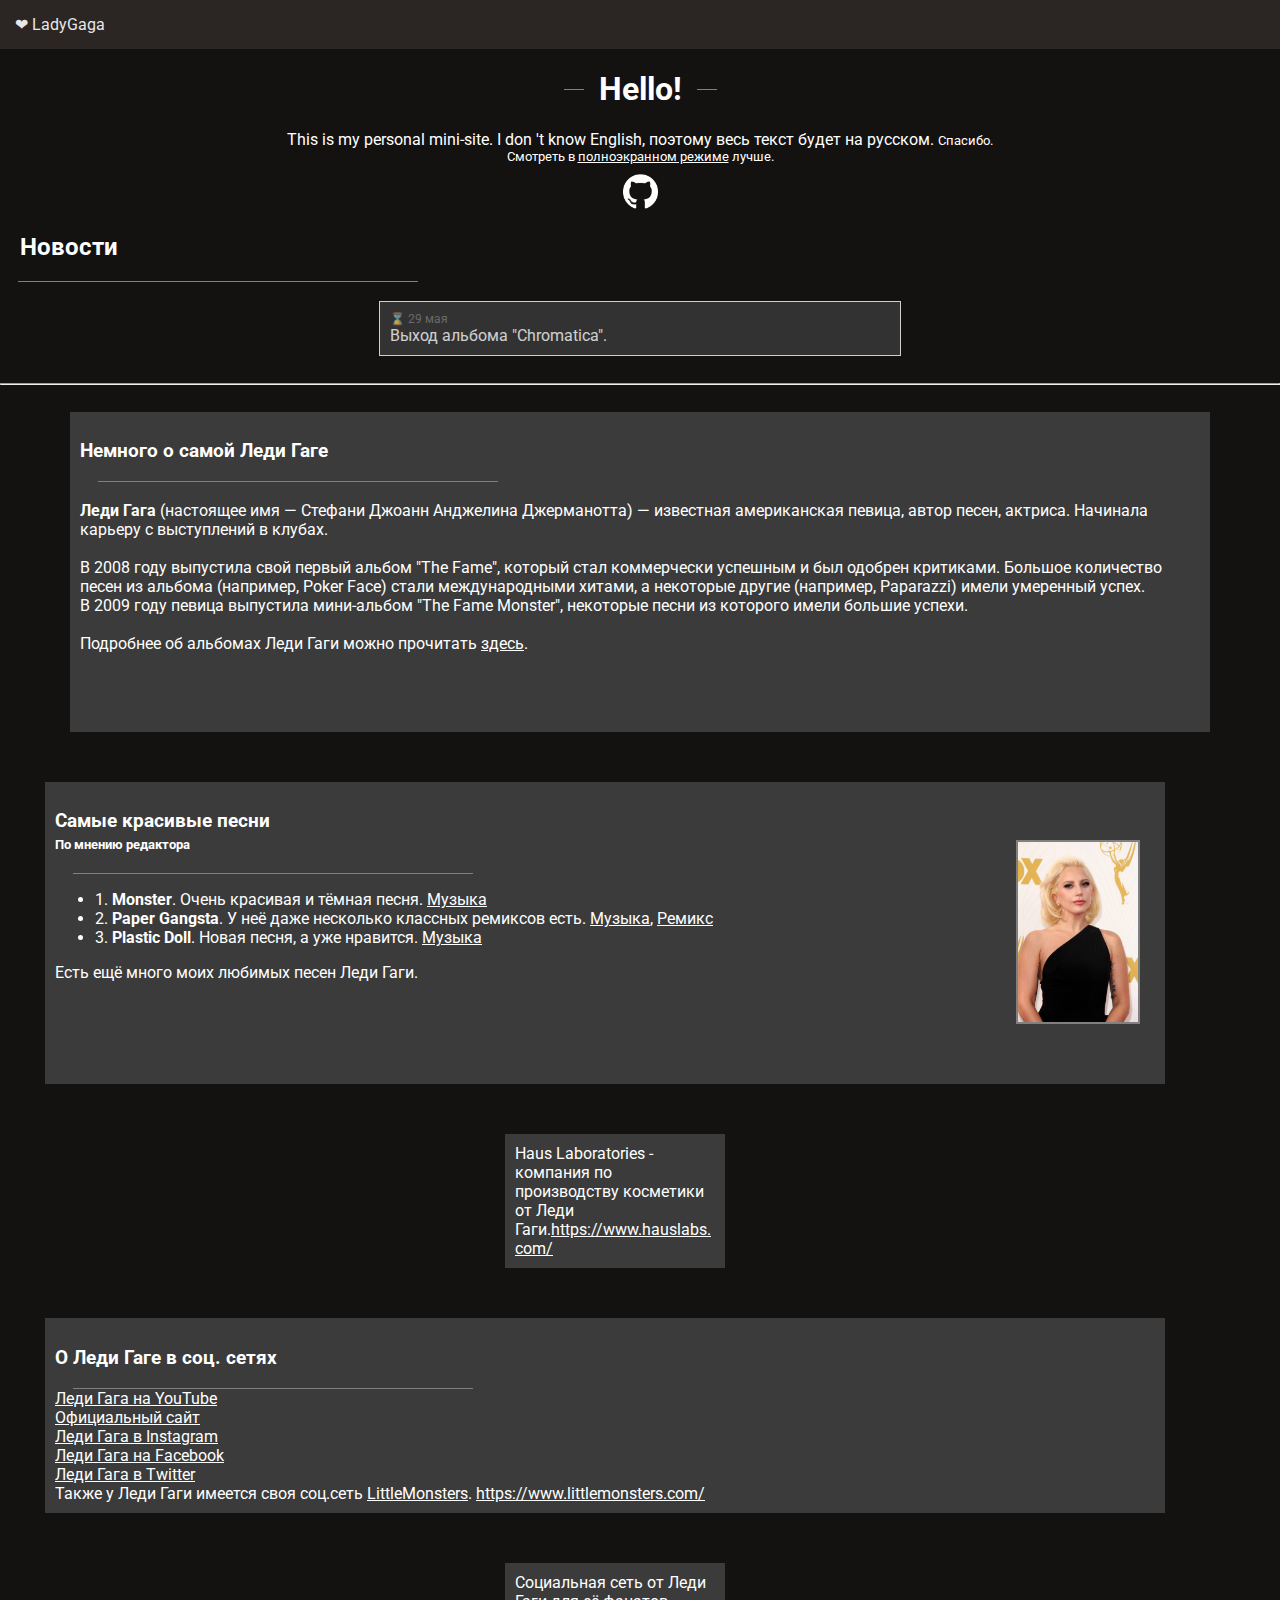
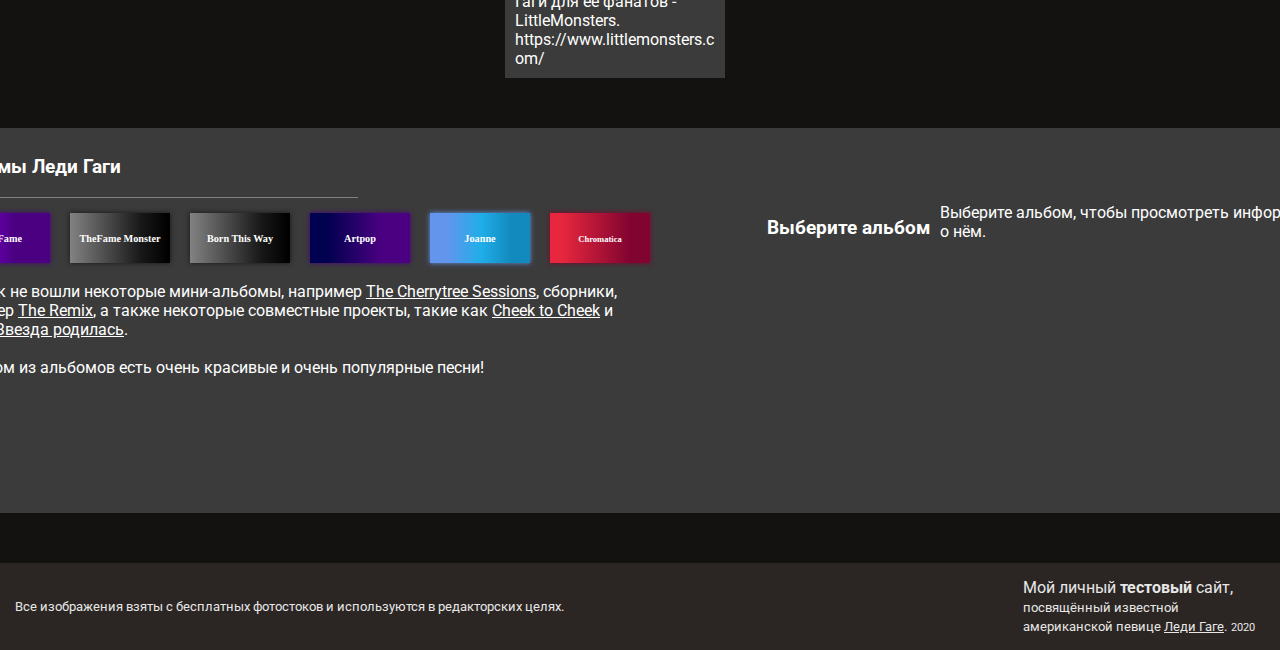
<file: ladygaga/index.html>
<!DOCTYPE html>
<html>
<head>
    <title>Сайт о Леди Гаге</title>
    <link href="https://fonts.googleapis.com/css?family=Roboto&display=swap" rel="stylesheet">
    <link rel="stylesheet" href="style.css">
    <meta charset="utf-8">
</head>
<body>
    <main>
        <div class="stickyheader">
            <header>❤ LadyGaga<div
                    class="headerleft"></div>
                <div class="headerleftinv"><small>Небольшая энциклопедия о Леди Гаге</small></div>
            </header>
            <div class="start" id="start">
                <center>
                    <div class="lineh1">
                        <div class="nanoline"></div>
                        <h1 class="page-start">Hello!</h1>
                        <div class="nanoline"></div>
                    </div>
                    This is my personal mini-site. I don 't know English, поэтому весь текст будет на русском.
                    <small>Спасибо.</small><br><small>
                        <div class="fullscr">Смотреть в <u class="fulls">полноэкранном режиме</u> лучше.</div>
                    </small>
                    <div class="centercenter"><a href="https://github.com/BeautifulLamp" target="_blank"><img
                                class="github" src="GitHub-Mark-Light-120px-plus.png" width="35px"
                                style="margin-top: 10px;" alt="GitHub"></div></a>
                    </center>
                <h2>Новости</h2>
                <div class="miniline"></div>
                <br>
                <div class="centercenter">
                    <div class="center">
                        <div class="time">⌛ 29 мая</div>Выход альбома "Chromatica".
                    </div>
                </div>
                <br>
                <hr>
            </div>
        </div><br></div>
        <div class="main">
            <div class="main-block-big">
                <h3>Немного о самой Леди Гаге</h3>
                <div class="miniline"></div><br>
                <b>Леди Гага</b> (настоящее имя — Стефани Джоанн Анджелина Джерманотта) — известная американская певица,
                автор песен, актриса. Начинала карьеру с выступлений в клубах.<br>
                <br>В 2008 году выпустила свой первый альбом "The Fame", который стал коммерчески успешным и был одобрен
                критиками. Большое количество песен из альбома (например, Poker Face) стали международными хитами, а
                некоторые другие (например, Paparazzi) имели умеренный успех.<br>
                В 2009 году певица выпустила мини-альбом "The Fame Monster", некоторые песни из которого имели большие
                успехи.<br><br>
                Подробнее об альбомах Леди Гаги можно прочитать <a href="#albums">здесь</a>.
            </div>
            <div class="main-block">
                <h3>Самые красивые песни<br><small><small>По мнению редактора</small></small></h3>
                <div class="miniline"></div>
                <ul><img src="ladygaga.jfif" class="ladygagaphoto" width="120px"
                        style="transform: translateY(-50px);">
                    <li>1. <b>Monster</b>. Очень красивая и тёмная песня. <a
                            href="https://www.youtube.com/watch?v=ksWj895oHBs" target="_blank">Музыка</a></li>
                    <li>2. <b>Paper Gangsta</b>. У неё даже несколько классных ремиксов есть.
                        <a href="https://www.youtube.com/watch?v=dPUECAU4tAU" target="_blank">Музыка</a>, <a
                            href="https://www.youtube.com/watch?v=qSEZnnMg4j8&list=RDqSEZnnMg4j8&start_radio=1"
                            target="_blank">Ремикс</a>
                    </li>
                    <li>3. <b>Plastic Doll</b>. Новая песня, а уже нравится. <a
                            href="https://www.youtube.com/watch?v=qrO4YZeyl0I" target="_blank">Музыка</a></li>
                </ul>
                Есть ещё много моих любимых песен Леди Гаги.
            </div>
            <div class="main-block-mini">
                Haus Laboratories - компания по производству косметики от Леди Гаги.<a
                    href="https://www.hauslabs.com/" target="_blank">https://www.hauslabs.com/</a>
            </div>
            <div class="main-block">
                <h3>О Леди Гаге в соц. сетях</h3>
                <div class="miniline"></div>
                <a href="https://www.youtube.com/channel/UCNL1ZadSjHpjm4q9j2sVtOA" target="_blank">Леди Гага на
                    YouTube</a><br>
                <a href="https://www.ladygaga.com/" target="_blank">Официальный сайт</a><br>
                <a href="https://www.instagram.com/ladygaga/" target="_blank">Леди Гага в Instagram</a><br>
                <a href="https://ru-ru.facebook.com/ladygaga/" target="_blank">Леди Гага на Facebook</a><br>
                <a href="https://twitter.com/ladygaga" target="_blank">Леди Гага в Twitter</a><br>
                Также у Леди Гаги имеется своя соц.сеть <a
                    href="https://ru.wikipedia.org/wiki/%D0%9B%D0%B5%D0%B4%D0%B8_%D0%93%D0%B0%D0%B3%D0%B0#%D0%A1%D0%BE%D1%86%D0%B8%D0%B0%D0%BB%D1%8C%D0%BD%D0%B0%D1%8F_%D1%81%D0%B5%D1%82%D1%8C_LittleMonsters">LittleMonsters</a>.
                <a href="https://www.littlemonsters.com/" target="_blank">https://www.littlemonsters.com/</a>
            </div>
            <div class="main-block-mini">
                Социальная сеть от Леди Гаги для её фанатов - LittleMonsters. https://www.littlemonsters.com/
            </div>
            <div class="main" id="albums">
                <div class="main-block-big first">
                    <h3>Альбомы Леди Гаги</h3>
                    <div class="miniline"></div>
                    <div class="albumul"><button class="album" id="thefame">The Fame</button><button class="album"
                            id="thefamem">TheFame Monster</button><button class="album" id="bornthisway">Born This
                            Way</button><button class="album" id="artpop">Artpop</button><button class="album"
                            id="joanne">Joanne</button><button class="album"
                            id="chromatica"><small>Chromatica</small></button><br><br>В список не вошли некоторые
                        мини-альбомы, например <a href="https://ru.wikipedia.org/wiki/The_Cherrytree_Sessions"
                            target="_blank">The
                            Cherrytree Sessions</a>, сборники,<br> например <a
                            href="https://ru.wikipedia.org/wiki/The_Remix">The Remix</a>, а также некоторые совместные
                        проекты, такие как <a href="https://ru.wikipedia.org/wiki/Cheek_to_Cheek_(альбом)"
                            target="_blank">Cheek to
                            Cheek</a> и<br> фильм <a href="https://ru.wikipedia.org/wiki/Звезда_родилась_(фильм,_2018)"
                            target="_blank">Звезда
                            родилась</a>.<br><br>В каждом из альбомов есть очень красивые и очень популярные песни!
                    </div>
                    <div class="text" id="text">Выберите альбом, чтобы просмотреть информацию о нём.</div>
                    <h3 class="h3" id="h3">Выберите альбом</h3>
                </div>
            </div>
        </div>
        <footer><small>Все изображения взяты с бесплатных фотостоков и используются в редакторских целях.</small>            <div class="footer-info">Мой личный <b>тестовый</b> сайт, <br><small>посвящённый известной<br> американской
                    певице <a href="https://ru.wikipedia.org/wiki/%D0%9B%D0%B5%D0%B4%D0%B8_%D0%93%D0%B0%D0%B3%D0%B0"
                        target="_blank">Леди
                        Гаге</a>.</small> <small><small>2020</small></small></div>
        </footer>
        <script src="script.js"></script>
    </main>
</body>
</html>
</file>
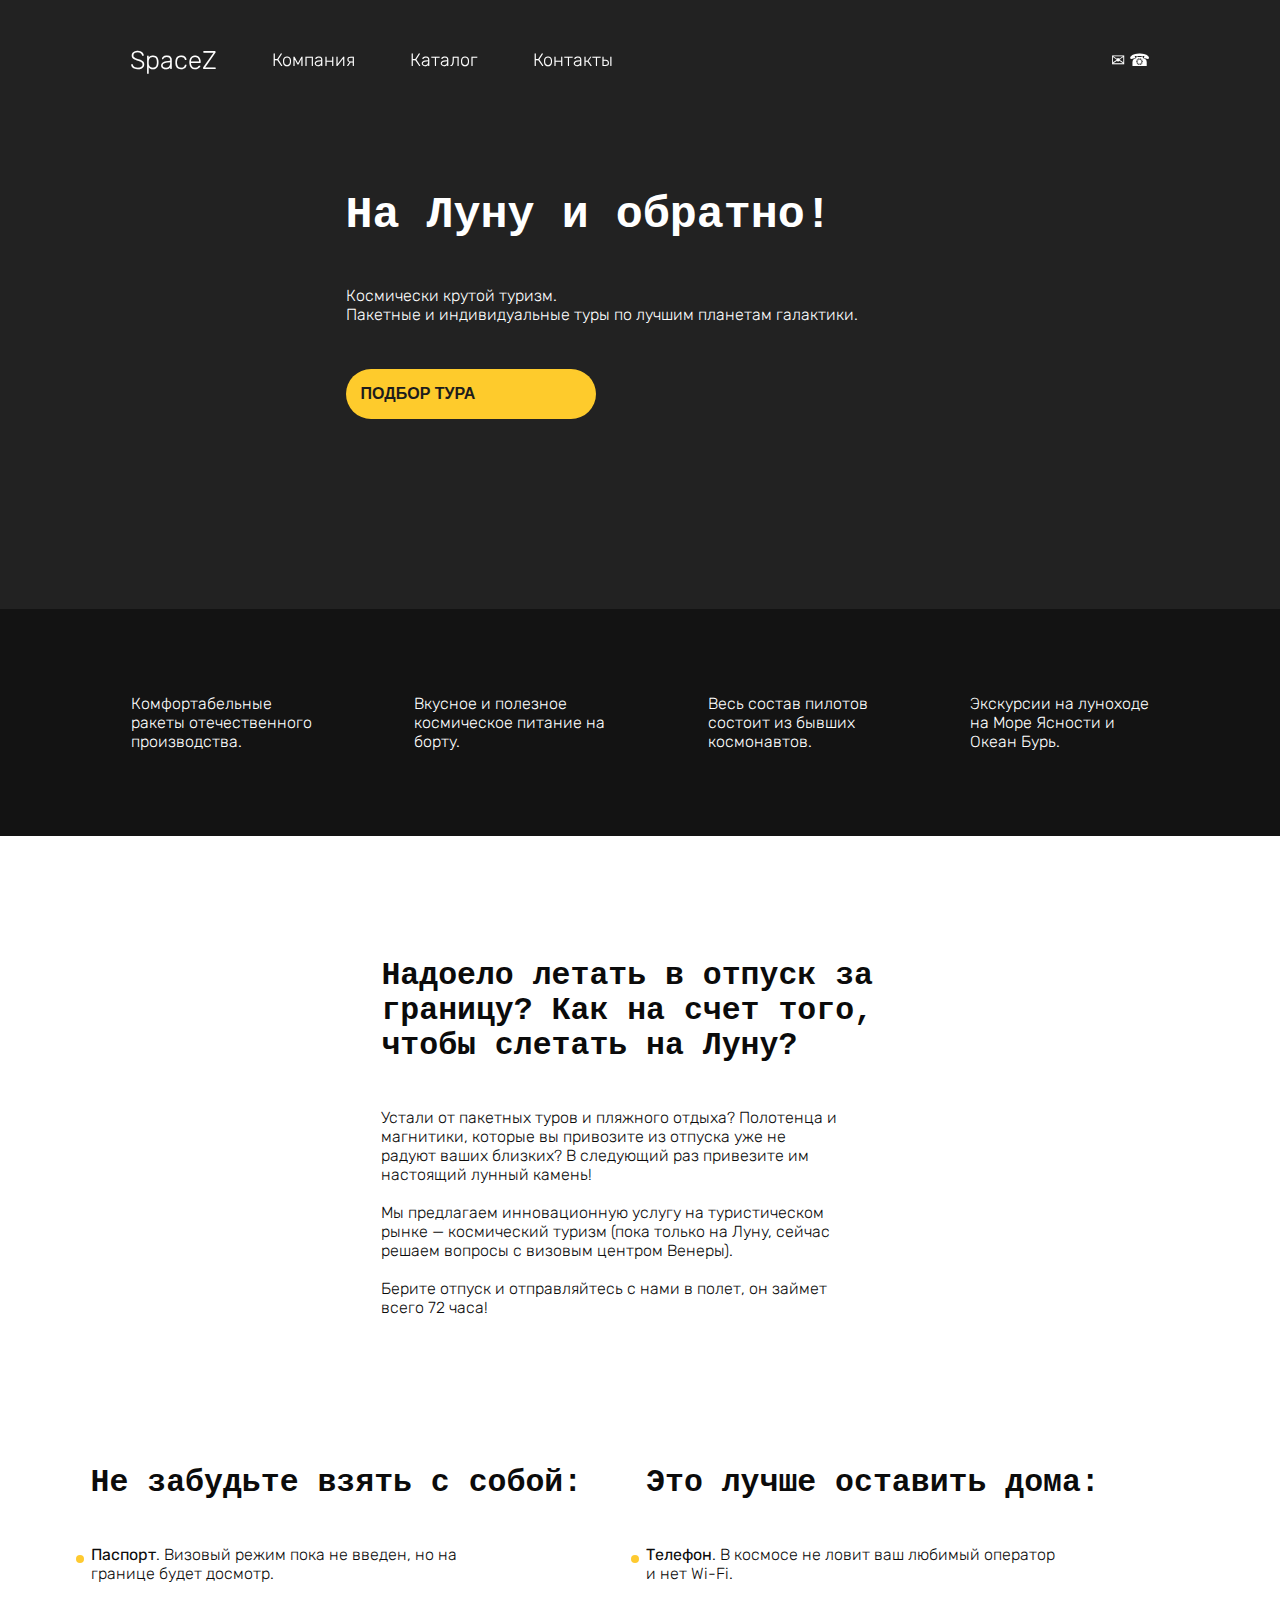
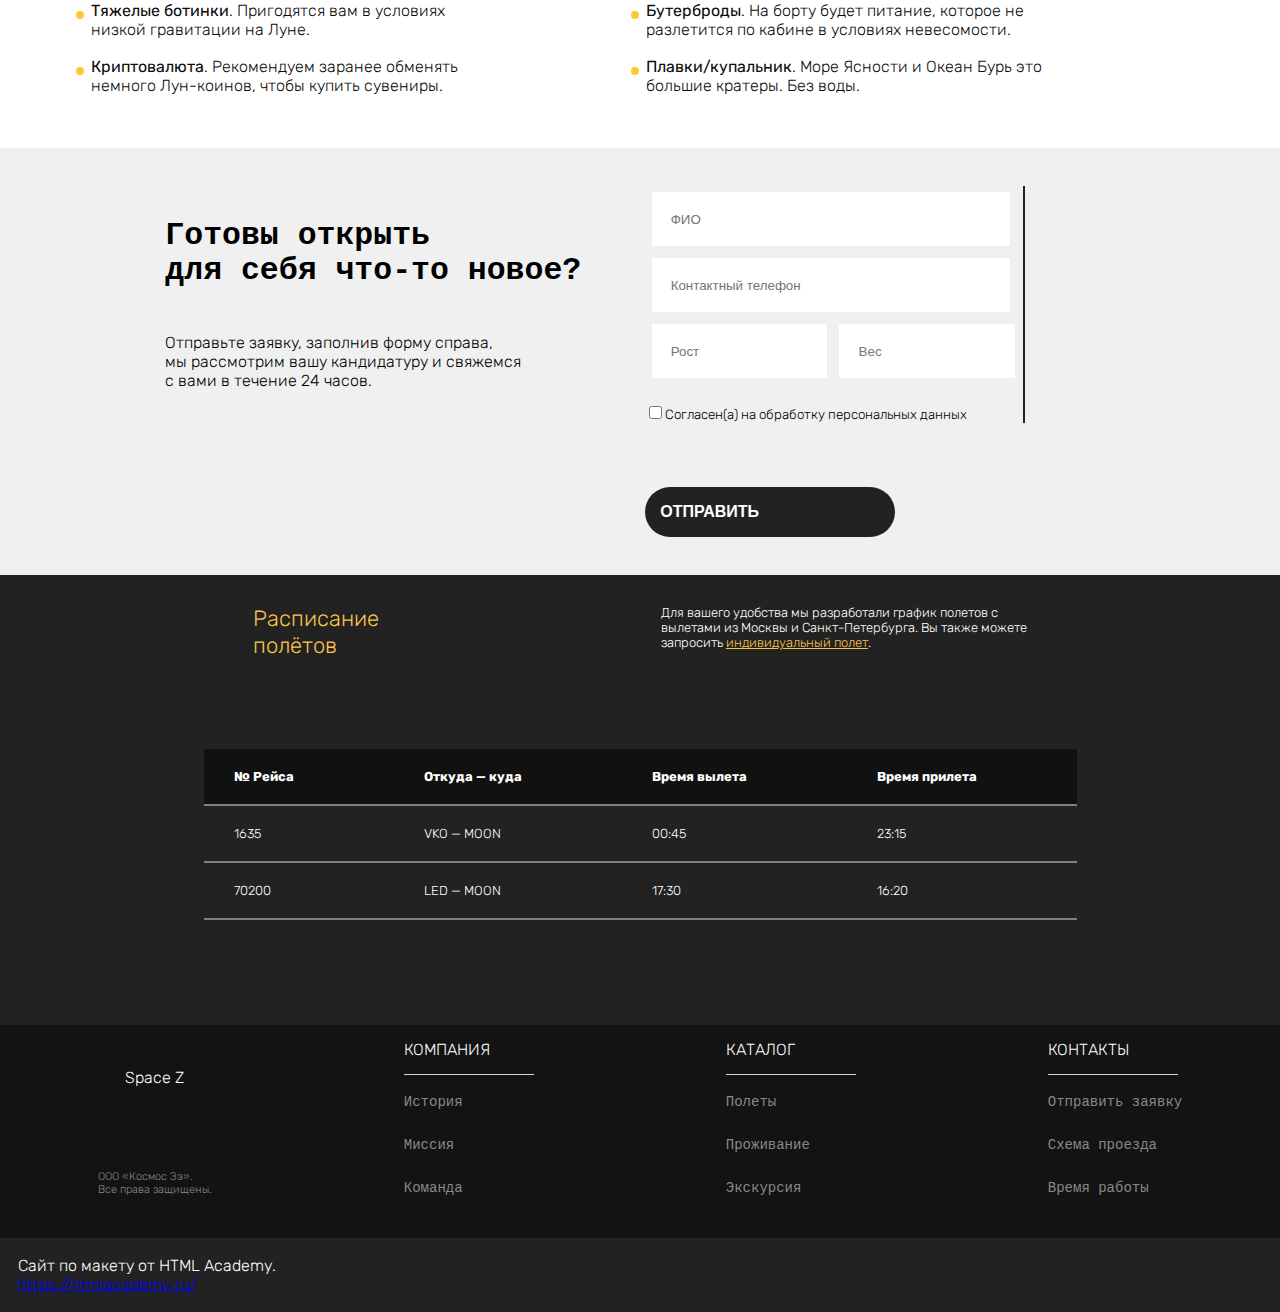
<file: spacez/index.html>
<!DOCTYPE html>
<html lang="ru">

<head>
    <title>Space Z</title>
    <link rel="stylesheet" href="style.css">
    <link href="https://fonts.googleapis.com/css2?family=Rubik:wght@300&display=swap" rel="stylesheet">
    <link href="https://fonts.googleapis.com/css2?family=Courier+Prime&display=swap" rel="stylesheet">
    <meta charset="utf-8">
</head>

<body>
    <div class="header-container">
        <div class="mobile-notify">Внимание! Данный сайт может некорректно отображаться на мобильных устройствах.</div>
        <header class="page-header">
            <big style="font-size: 2vw;">SpaceZ</big>
            <nav class="header-nav">
                <div class="header-nav-nav"><a href="#">Компания</a></div>
                <div class="header-nav-nav"><a href="#">Каталог</a></div>
                <div class="header-nav-nav"><a href="#">Контакты</a></div>
            </nav>
            <div class="notify">
                <big>✉
                    ☎</big>
            </div>
        </header>
        <div class="moon-container" style="margin-top: 150px;">
            <div class="moon">
                <div class="moon-text">
                    <h1>На Луну и обратно!</h1>
                    Космически крутой туризм.<br>
                    Пакетные и индивидуальные туры по лучшим планетам галактики.<br>
                    <button class="moon-button">ПОДБОР ТУРА</button>
                </div>
            </div>
        </div>
    </div>
    <div class="preim">
        <div class="preim-block">Комфортабельные<br> ракеты
            отечественного<br> производства.</div>
        <div class="preim-block">Вкусное и полезное<br>
            космическое питание на<br> борту.</div>
        <div class="preim-block">Весь состав пилотов<br>
            состоит из бывших<br> космонавтов.</div>
        <div class="preim-block">Экскурсии на луноходе<br> на
            Море Ясности и<br> Океан Бурь.</div>
    </div>
    <div class="main-content">
        <div class="main-block"></div>
        <div class="main-block right">
            <h3>Надоело летать в отпуск за<br> границу? Как на счет того,<br> чтобы слетать на Луну?</h3>
            Устали от пакетных туров и пляжного отдыха? Полотенца и<br> магнитики, которые вы привозите из отпуска уже
            не<br> радуют ваших близких? В следующий раз привезите им<br> настоящий лунный камень!<br><br>

            Мы предлагаем инновационную услугу на туристическом<br> рынке — космический туризм (пока только на Луну,
            сейчас<br> решаем вопросы с визовым центром Венеры).<br><br>

            Берите отпуск и отправляйтесь с нами в полет, он займет<br> всего 72 часа!
        </div>
    </div>
    <div class="main-content">
        <div class="main-block">
            <h3>Не забудьте взять с собой:</h3>
            <ul class="main-ul">
                <li class="main-li"><b>Паспорт</b>. Визовый режим пока не введен, но на<br> границе будет досмотр.</li>
                <li class="main-li"><b>Тяжелые ботинки</b>. Пригодятся вам в условиях<br> низкой гравитации на Луне.
                </li>
                <li class="main-li"><b>Криптовалюта</b>. Рекомендуем заранее обменять<br> немного Лун-коинов, чтобы
                    купить сувениры.</li>
            </ul>
        </div>
        <div class="main-block right">
            <h3>Это лучше оставить дома:</h3>
            <ul class="main-ul">
                <li class="main-li"><b>Телефон</b>. В космосе не ловит ваш любимый оператор<br> и нет Wi-Fi.</li>
                <li class="main-li"><b>Бутерброды</b>. На борту будет питание, которое не<br> разлетится по кабине в
                    условиях невесомости.</li>
                <li class="main-li"><b>Плавки/купальник</b>. Море Ясности и Океан Бурь это<br> большие кратеры. Без
                    воды.</li>
            </ul>
        </div>
    </div>
    <div class="main-form">
        <div class="form-block">
            <h3>Готовы открыть<br>для себя что-то новое?</h3>Отправьте заявку, заполнив форму справа,<br> мы рассмотрим
            вашу кандидатуру и свяжемся<br> с вами в течение 24 часов.
        </div>
        <div class="form-block right">
            <form><input type="text" placeholder="ФИО" class="form-input"><br><input type="text"
                    placeholder="Контактный телефон" class="form-input"><br><input type="text" placeholder="Рост"
                    class="form-input small"><input type="text" placeholder="Вес"
                    class="form-input small"><br><br><input type="checkbox" id="obrabotka" name="obrabotka"><label
                    for="obrabotka"><small>Согласен(а) на обработку персональных данных</small></label></form>
            <br><button class="form-button">ОТПРАВИТЬ</button>
        </div>
    </div>

    <div class="main-table">
        <div class="main-table-table">
            <div class="table-h3">Расписание<br>полётов</div>
            <div>Для вашего удобства мы разработали график полетов с<br> вылетами из Москвы и Санкт-Петербурга. Вы также
                можете <br>запросить <span class="yellow-a">индивидуальный полет</span>.</div>
        </div>
        <table class="table-main">
            <tr>
                <th>№ Рейса</th>
                <th>Откуда — куда</th>
                <th>Время вылета</th>
                <th>Время прилета</th>
            </tr>
            <tr>
                <td>1635</td>
                <td>VKO — MOON</td>
                <td>00:45</td>
                <td>23:15</td>
            </tr>
            <tr>
                <td>70200</td>
                <td>LED — MOON</td>
                <td>17:30</td>
                <td>16:20</td>
            </tr>
        </table>
    </div>
    <footer class="page-footer">
        <div class="footer-block logo"><div class="logoname">Space Z</div><br><div class="footer-name">ООО «Космос Зэ».<br>Все права защищены.</div></div>
        <div class="footer-block">
            <div class="footer-description">Компания</div><br>
            <ul class="footer-ul">
                <li class="footer-li">История</li>
                <li class="footer-li">Миссия</li>
                <li class="footer-li">Команда</li>
            </ul>
        </div>
        <div class="footer-block">
            <div class="footer-description">Каталог</div><br>
            <ul class="footer-ul">
                <li class="footer-li">Полеты</li>
                <li class="footer-li">Проживание</li>
                <li class="footer-li">Экскурсия</li>
            </ul>
        </div>
        <div class="footer-block">
            <div class="footer-description">Контакты</div><br>
            <ul class="footer-ul">
                <li class="footer-li">Отправить заявку</li>
                <li class="footer-li">Схема проезда</li>
                <li class="footer-li">Время работы</li>
            </ul>
        </div>
    </footer>
    <div class="thanks">
        Сайт по макету от HTML Academy.<br><a href="https://htmlacademy.ru/">https://htmlacademy.ru/</a>
    </div>
    <script src="script.js"></script>
</body>

</html>
</file>
<file: ladygaga/style.css>
body { /* страница */
    background-color: #141211;
    color: #fff;
    font-family: Roboto, serif;
    margin: 0;
    overflow-x: hidden;
}

main {
    background-color: #141211;
}

.footer-logo {
    border: none;
}

::-webkit-scrollbar { width: 3px; height: 3px;}
::-webkit-scrollbar-button { background-color: lightblue; }
::-webkit-scrollbar-track { background-color: #999;}
::-webkit-scrollbar-track-piece { background-color: #999;}
::-webkit-scrollbar-thumb { height: 50px; background-color: lightblue; border-radius: 3px;}
::-webkit-scrollbar-corner { background-color: #999;}
::-webkit-resizer { background-color: #666;}

@keyframes header {
    0% {
        opacity: 0;
    }

    100% {
        opacity: 1;
    }
}

header { /* шапка */
    animation-name: header;
    animation-timing-function: linear;
    animation-duration: 0.5s;
    background-color: #2e2927;
    padding: 15px;
    position: sticky;
    top: 0;

    z-index: 10;
    user-select: none;
    opacity: 90%;
}

header:hover {
    animation-name: headerhover;
    animation-duration: 2s;
}

@keyframes headerhover { /* анимация шапки */
    10% {
        color: #ee204d;
    }

    20% {
        font-size: 40px;
        color: #ff8fa2;
    }

    30% {
        font-size: 30px;
        color: #ee204d;
    }

    40% {
        font-size: 40px;
        color: #ff8fa2;
    }

    50% {
        font-size: 30px;
        color: #ee204d;
    }
}

.dop {
    transition: all 2s;
    display: none;
    width: 0px !important;
}

.centercenter:hover .dop {
    transition: all 2s;
    display: block;
    width: 500px !important;
}

.footer-info {
    float: right;
    margin-right: 10px;
}

.start { /* приветствие */
    transition: all 0.5s;
    z-index: 5000;
    animation-name: start;
    animation-timing-function: ease-in;
    animation-duration: 1.5s;
}

@keyframes start {
    0% {
        opacity: 0;
    }

    100% {
        opacity: 1;
    }
}

header:hover .headerleft {
    visibility: visible;
}

.headerleft {
    float: right;
    padding-right: 15px;
}

.headerleftinv {
    float: right;
    padding-right: 15px;
    visibility: hidden;
}

h2 { /* заголовки 2 уровня */
    margin-left: 20px;
}

.line { /* большая линия */
    display: block;
    background-color: gray;
    width: 100%;
    height: 1px;
}

.miniline { /* средняя линия */
    display: block;
    background-color: gray;
    width: 400px;
    height: 1px;
    margin-top: 0;
    margin-left: 18px;
}

@keyframes nanoline-left {
    10% {
        transform: translateX(-30px);
        width: 50px;
    }

    20% {
        width: 20px;
        transform: translateX(-20px);
    }

    30% {
        width: 50px;
        transform: translateX(50px)
    }
    
    20% {
        transform: translateX(0px);
        width: 20px;
    }

    30% {
        transform: translateX(-30px);
        width: 50px;
    }
    
    40% {
        transform: translateX(0px);
        width: 20px;
    }

    50% {
        transform: translateX(-30px);
        width: 50px;
    }
    
    60% {
        transform: translateX(0px);
        width: 20px;
    }

    70% {
        transform: translateX(-30px);
        width: 50px;
    }
    
    80% {
        transform: translateX(0px);
        width: 20px;
    }

    90% {
        transform: translateX(-30px);
        width: 50px;
    }
    
    100% {
        transform: translateX(0px);
        width: 20px;
    }

}

@keyframes nanoline-right {
    10% {
        transform: translateX(30px);
        width: 50px;
    }
    
    20% {
        transform: translateX(0px);
        width: 20px;
    }

    30% {
        transform: translateX(30px);
        width: 50px;
    }
    
    40% {
        transform: translateX(0px);
        width: 20px;
    }

    50% {
        transform: translateX(30px);
        width: 50px;
    }
    
    60% {
        transform: translateX(0px);
        width: 20px;
    }

    70% {
        transform: translateX(30px);
        width: 50px;
    }
    
    80% {
        transform: translateX(0px);
        width: 20px;
    }

    90% {
        transform: translateX(30px);
        width: 50px;
    }
    
    100% {
        transform: translateX(0px);
        width: 20px;
    }

}

.nanoline { /* мелкая линия */
   display: block;
    background-color: gray;
    width: 20px;
    height: 1px;
    margin-right: 15px;
    margin-top: 40px;
    margin-left: 15px;
}

.nanoline:first-child {
    animation-name: nanoline-left;
    animation-duration: 15s;
    animation-iteration-count: infinite;
}

.nanoline:last-child {
    animation-name: nanoline-right;
    animation-duration: 15s;
    animation-iteration-count: infinite;
}

.lineh1 { /* заголовок с линиями */
    display: flex;
    justify-content: center;
    text-align: center;
}

.center { /* блок новостей */
    width: 500px;
    max-height: 70px;
    background-color: #3b3b3b;
    border: 1px solid white;
    padding: 10px;
    transition: all 0.5s;
    margin-left: 20px;
    margin-right: 20px;
    opacity: 0.8;
}

.center:hover {
    background-color: #fff;
    color: #3b3b3b;
    border: 1px solid #3b3b3b;
    opacity: 1;
}

.center:hover a {
    color: #000;
}

.centercenter { /* блок с блоками новостей */
    transition: all 2s;
    display: flex;
    justify-content: center;
    overflow-y: hidden;
}

.centercenter:hover {
    overflow-y: scroll;
}

.centercenter:hover .center {
    max-height: 100px;
}

@media screen and (max-width: 980px) {
    .centercenter {
        flex-wrap: wrap;
    }

    .center {
        margin-top: 20px;
    }

    .main-block {
        margin-left: 50px;
        margin-bottom: 30px;
    }

    .album {
        margin-bottom: 10px;
        font-size: 7px !important;
    }

    .main-block-big {
        display: none;
    }

    body {
        background-image: none;
        background-color: #141211;
    }

    #text {
        margin-top: 300px;
    }

    .start {
        background-image: none;
    }

    #h3 {
        margin-top: 250px;
        margin-left: 50px;
    }

    .main-block-mini {
        width: 500px !important;
    }

    .first {
        display: none !important;
    }

    .headerleft {
        display: none !important;
    }

    
    footer {
        font-size: 8px;
        background-image: none;
    }
}

h1, h2, h3 {
    user-select: none;
}

.time { /* дата новости */
    color: gray;
    font-size: 12px;
}

a { /* ссылки */
    color: white;
}

img { /* картинки */
    border: 2px solid gray;
    transition: all 0.4s;
}

.github { /* иконка гитхаба */
    border: none;

    transition: all 0.5s;
}

.github:hover {
    animation-name: github;
    animation-duration: 1.5s;
    animation-timing-function: linear;
    animation-iteration-count: infinite;
}

@keyframes github {
    10% {
        transform: rotate(360deg);
    }

    20% {
        transform: skewX(30deg);
    }

    30% {
        transform: skewX(-30deg);
    }

    40% {
        transform: skewX(30deg);
    }
}

img:hover { /* картинки при наведении */
    opacity: 0.5;
}

.main { /* основной текст страницы */
    display: flex;
    justify-content: center;
    flex-wrap: wrap;
}

.main-block { /* основной блок страницы */
    display: block;
    background-color: #3b3b3b;
    width: 1100px;
    overflow: hidden;
    margin-right: 70px;
    padding: 10px;
    margin-bottom: 50px;
    word-wrap: break-word;
}

.main-block-big { /* большой блок страницы */
    display: block;
    background-color: #3b3b3b;
    width: 1400px;
    overflow: hidden;
    margin-right: 70px;
    margin-left: 70px;
    padding: 10px;
    margin-bottom: 50px;
    word-wrap: break-word;
    min-height: 300px;
}

.last {
    margin-left: 300px;
}

.main-block-mini { /* маленький блок */
    display: block;
    background-color: #3a3b3a;
    width: 200px;
    overflow: hidden;
    margin-right: 50px;
    padding: 10px;
    margin-bottom: 50px;
    word-wrap: break-word;
}

.hidden { /* заглушки */
    visibility: hidden;
}

.ladygagaphoto { /* изображение Леди Гаги */
    float: right;
    margin-right: 15px;
}

.buttontest {
    display: block;
    width: 160px;
    height: 80px;
    background-color: #fff;
    color: #000;
    box-shadow: 5px 5px 0 0 #34495e;
    transition: all 0.3s;
    position: relative;
}

.buttontest:active {
    box-shadow: -5px -5px 0 0 #34495e;
}

.quest {
    display: flex;
    justify-content: space-around;
}

footer { /* Подвал */
    position: relative;
    bottom: 0;
    left: 0;
    background-color: #2e2927;
    padding: 15px;
    user-select: none;
    min-width: 90%;
    min-height: 50px;
    opacity: 90%;
    display: flex;
    align-items: center;
    flex-wrap: wrap;
    justify-content: space-between;
}

.album { /* кнопка альбома */
    width: 100px;
    height: 50px;
    background-color: #fff;
    color: black;
    font-family: Georgia, 'Times New Roman', Times, serif;
    font-weight: bold;
    border: none;
    font-size: 0.8vw;
    margin-left: 10px;
    margin-right: 10px;
    outline: none;

    transition: all 0.2s;
}

.album:nth-child(1) {
    background: linear-gradient(90deg, rgba(114,0,163,1) 14%, rgba(107,0,184,1) 38%, rgba(75,0,130,1) 64%);
    box-shadow: 0 0 5px 0 rgba(75,0,130,1);
    color: #fff;
}

.album:nth-child(1):active {
    background: black;
    color: #fff;
}

.album:nth-child(2):active {
    background: black;
    color: #fff;
}

.album:nth-child(3):active {
    background: black;
    color: #fff;
}

.album:nth-child(4):active {
    background: black;
    color: #fff;
}

.album:nth-child(5):active {
    background: black;
    color: #fff;
}

.album:nth-child(6):active {
    background: black;
    color: #fff;
}

.album:nth-child(2) {
    color: #fff;
    background: linear-gradient(90deg, rgba(45,45,45,1) 0%, rgba(130,130,130,1) 0%, rgba(24,24,24,1) 71%, rgba(1,1,1,1) 97%);
    box-shadow: 0 0 5px 0 rgba(24,24,24,1);
}

.album:nth-child(3) {
    color: #fff;
    background: linear-gradient(90deg, rgba(45,45,45,1) 0%, rgba(130,130,130,1) 0%, rgba(24,24,24,1) 71%, rgba(1,1,1,1) 97%);
    box-shadow: 0 0 5px 0 rgba(24,24,24,1);
}

.album:nth-child(4) {
    color: #fff;
    background: linear-gradient(90deg, rgba(0,1,79,1) 17%, rgba(75,0,130,1) 72%);
    box-shadow: 0 0 5px 0 rgba(75,0,130,1);
}

.album:nth-child(5) {
    color: #fff;
    background: linear-gradient(90deg, rgba(100,149,237,1) 17%, rgba(31,174,233,1) 51%, rgba(19,138,189,1) 81%);
    box-shadow: 0 0 5px 0 rgba(100,149,237,1);
}

.album:nth-child(6) {
    color: #fff;
    background: linear-gradient(90deg, rgba(231,39,62,1) 12%, rgba(128,3,48,1) 81%);
    box-shadow: 0 0 5px 0 rgba(128,3,48,1);
}

.album:active {
    background-color: #000;
    color: #fff;
}

.albumul { /* список альбомов */
    margin-top: 15px;
    position: absolute;
}

.h3 { /* название альбома (сноска) */
    float: right;
    margin-right: 10px;
}

.text { /* информация об альбоме (сноска) */
    height: 300px;
    width: 400px;
    margin-top: 5px;
    float: right;
}
</file>
<file: spacez/style.css>
body {
    margin: 0;
    padding: 0;
    color: #fff;
    font-family: 'Rubik', serif;
    font-weight: lighter;
    word-wrap: break-word;
    overflow-x: none;
}

.header-container {
    background-color: #222222;
    color: #fff;
    padding: 10px;
}

header img:hover {
    opacity: 50%;
    cursor: pointer;
}

.page-header {
    position: fixed;
    left: 0;
    top: 0;
    width: 100%;
    display: flex;
    justify-content: center;
    align-items: center;
    margin-top: 5vh;
    flex-wrap: wrap;
    font-size: 14px;
    transition: all 0.2s;
    z-index: 1000;
}

.lol {
    margin: 0 0;
    padding: 15px;
    background-color: goldenrod !important;
    justify-content: space-between;
}

.page-header nav {
    margin-right: 50px;
}

.lol .notify {
    display: none;
}

.moon-container {
    display: flex;
    flex-wrap: wrap;
    justify-content: center;
}

.moon {
    display: flex;
    flex-wrap: wrap;
    align-items: center;
    margin-bottom: 20vh;
}

.moon h1 {
    margin-bottom: 5vh;
    font-size: 45px;
    font-family: "Courier New", monospace;
    color: white;
}

.moon-text {
    margin-right: 6vw;
}

.header-nav a {
    color: #fff;
    text-decoration: none;
    transition: all 0.8s;
}

.header-nav a:hover {
    opacity: 50%;
    text-decoration: underline;
}

.moon-button {
    margin-top: 5vh;
    display: flex;
    background-color: #fecb2c;
    color: #1c1c1c;
    width: 250px;
    height: 50px;
    align-items: center;
    border-radius: 25px;
    padding: 8px;
    border: none;
    justify-content: space-between;
    font-weight: bold;
    font-size: 16px;
    outline: none;
    padding-left: 15px;
}

.mobile-notify {
    display: none;
}

.mobile-br {
    display: none;
}

@media screen and (max-width: 980px) {
    body {
        font-size: 4vh !important;
    }

    .mobile-notify {
        display: block;
        background-color: crimson;
        padding: 5vh;
        color: #fff;
    }

    header img {
        margin: 10px auto;
    }

    .mobile-br {
        display: initial !important;
    }

    .header-nav {
        margin-right: 10vw;
    }

    header nav {
        text-align: center;
        margin-left: -5vw;
    }

    .moon-button {
        width: 120px;
        height: 80px;
        font-size: 3vh;
        justify-content: center;
    }

    .moon-button img {
        display: none;
    }

    .notify {
        margin: 0 10vw;
        margin-right: 30vw;
    }

    h1 {
        font-size: 5vh !important;
    }

    .moon-img {
        display: none;
    }

    .preim-block {
        flex-direction: row !important;
        align-items: center;
    }

    .preim-block img {
        margin-right: 5vw;
    }

    .form-button {
        display: none !important;
    }
}

@keyframes moon {
    10% {
        transform: translateY(-2vh);
    }

    60% {
        transform: translateY(2vh);
    }

    80% {
        transform: translateY(2vh);
    }

    90% {
        transform: translateY(-2vh);
    }
}

.moon-img {
    animation-name: moon;
    animation-duration: 2s;
    animation-iteration-count: infinite;
    animation-timing-function: linear;
}

.moon-button {
    transition: background-color 0.4s;
}

.moon-button img {
    margin-right: 2px;
}

.moon-button:hover {
    background-color: #fff;
}

.moon-button:active {
    background-color: #c2a400;
    outline: none;
}

.header-nav {
    display: flex;
    justify-content: center;
}

.header-nav-nav:first-child {
    margin-left: 55px;
}

.header-nav-nav {
    margin-left: 55px;
    font-size: 2vh;
}

.notify {
    margin-left: 35vw;
}

.notify img {
    margin-left: 1vw;
}

.preim { /* преимущества */
    background-color: #131313;
    padding: 85px;
    display: flex;
    justify-content: center;
    color: #fff;
    flex-wrap: wrap;
}

.preim-block {
    display: flex;
    flex-direction: column;
    margin-right: 8vw;
    flex-wrap: wrap;
}

.preim-block:last-child {
    margin-right: 0;
}

.advantage-icon {
    width: 60px;
    margin-bottom: 3vh;
}

.main-content {
    padding: 3vh;
    color: #0b0b0b;
    padding-top: 10vh;
    display: flex;
    justify-content: center;
    flex-wrap: wrap;
}

.main-block:not(.right) {
    margin-right: 5vw;
    margin-left: -15vw;
}

.main-block.right {
    margin-right: -8vw;
}

.main-block h3 {
    font-family: 'Courier New', Courier, monospace;
    font-size: 3.5vh;
    font-weight: bold;
    margin-bottom: 5vh;
}

ul.main-ul {
    list-style: none;
    padding: 0;
    margin-bottom: 2vw;
}

.main-li {
    margin-bottom: 2vh;
    position: relative;
}

.main-li::before {
    content: "";
    position: absolute;
    left: -15px;
    top: 10px;
    width: 8px;
    height: 8px;
    background-color: #feca30;
    border-radius: 50%;
}

.main-form {
    background-color: #f0f0f0;
    padding: 3vw;
    color: #000;
    display: flex;
    justify-content: center;
}

.main-form h3 {
    font-family: 'Courier New', Courier, monospace;
    font-size: 3.5vh;
    font-weight: bold;
    margin-bottom: 5vh;
}

.form-block:not(.right) {
    margin-right: 5vw;
    margin-left: -15vw;
}

.form-block.right {
    margin-right: -8vw;
}

.form-input {
    padding: 1.5vw;
    border: none;
    width: 25vw;
    margin: 0.7vh;
    transition: all 0.5s;
}

.form-input:focus {
    background-color: #131313;
    color: #f0f0f0;
}

.form-input.small {
    width: 10.7vw;
}

.form-button {
    margin-top: 5vh;
    display: flex;
    background-color: #222222;
    color: #ffffff;
    width: 250px;
    height: 50px;
    align-items: center;
    border-radius: 25px;
    padding: 8px;
    border: none;
    justify-content: space-between;
    font-weight: bold;
    font-size: 16px;
    outline: none;
    padding-left: 15px;
    transition: opacity 0.5s;
}

.form-button:hover {
    opacity: 50%;
}

.form-button:active {
    opacity: 25%;
}

form {
    padding-right: 2px;
    border-right: 2px solid #222222;
}

::-webkit-scrollbar {
    width: 0;
}

.main-table {
    background-color: #222222;
    padding: 15px;
    font-family: Rubik;
    font-size: 13px;
    padding-top: 30px;
}

.main-table-table {
    display: flex;
    justify-content: center;
}

.table-h3 {
    font-size: 22px;
    color: #fcc44c;
    margin-right: 22vw;
}

.yellow-a {
    color: #fcc44c;
    text-decoration: underline;
}

.table-main {
    margin: 10vh auto;
    border-spacing: 0px;
    border-collapse: collapse;
}

.table-main th {
    background-color: #111111;
    padding: 20px 30px;
    padding-right: 100px;
}

.table-main tr {
    border-bottom: 2px solid gray;
}

td {
    padding: 20px 30px;
    padding-right: 100px;
}

.page-footer {
    background-color: #131313;
    color: #fff;
    padding: 15px;
    display: flex;
    justify-content: center;
    flex-wrap: wrap;
    align-items: center;
}

.footer-block:not(:first-of-type) {
    margin-left: 15vw;
}

.footer-description {
    width: 130px;
    font-weight: 250px;
    text-transform: uppercase;
    padding-bottom: 15px;
    border-bottom: 1px solid lightgray;
}

.footer-block.logo {
    display: flex;
    justify-content: center;
    flex-direction: column;
    align-items: center;
    flex-wrap: wrap;
}

.footer-ul {
    list-style: none;
    margin: 0;
    padding: 0;
}

.footer-li {
    color: #888888;
    margin-bottom: 3vh;
    font-size: 14px;
    font-family: 'Courier New', Courier, serif;
    cursor: pointer;
    text-decoration: none;
    background-image: linear-gradient(lightblue, lightblue);
    background-position: 50% 102%;
    background-repeat: no-repeat;
    background-size: 0% 1px;
    transition: background-size .3s;
}

.footer-li:hover {
    background-size: 105% 1px;
}

.logoname {
    display: flex;
    justify-content: center;
    align-items: center;
}

.footer-name {
    margin-top: 5vw;
    color: #888888;
    font-size: 11px;
}

.thanks {
  background-color: #222222;
  color: #ffffff;
  padding: 2vh;
}
</file>
